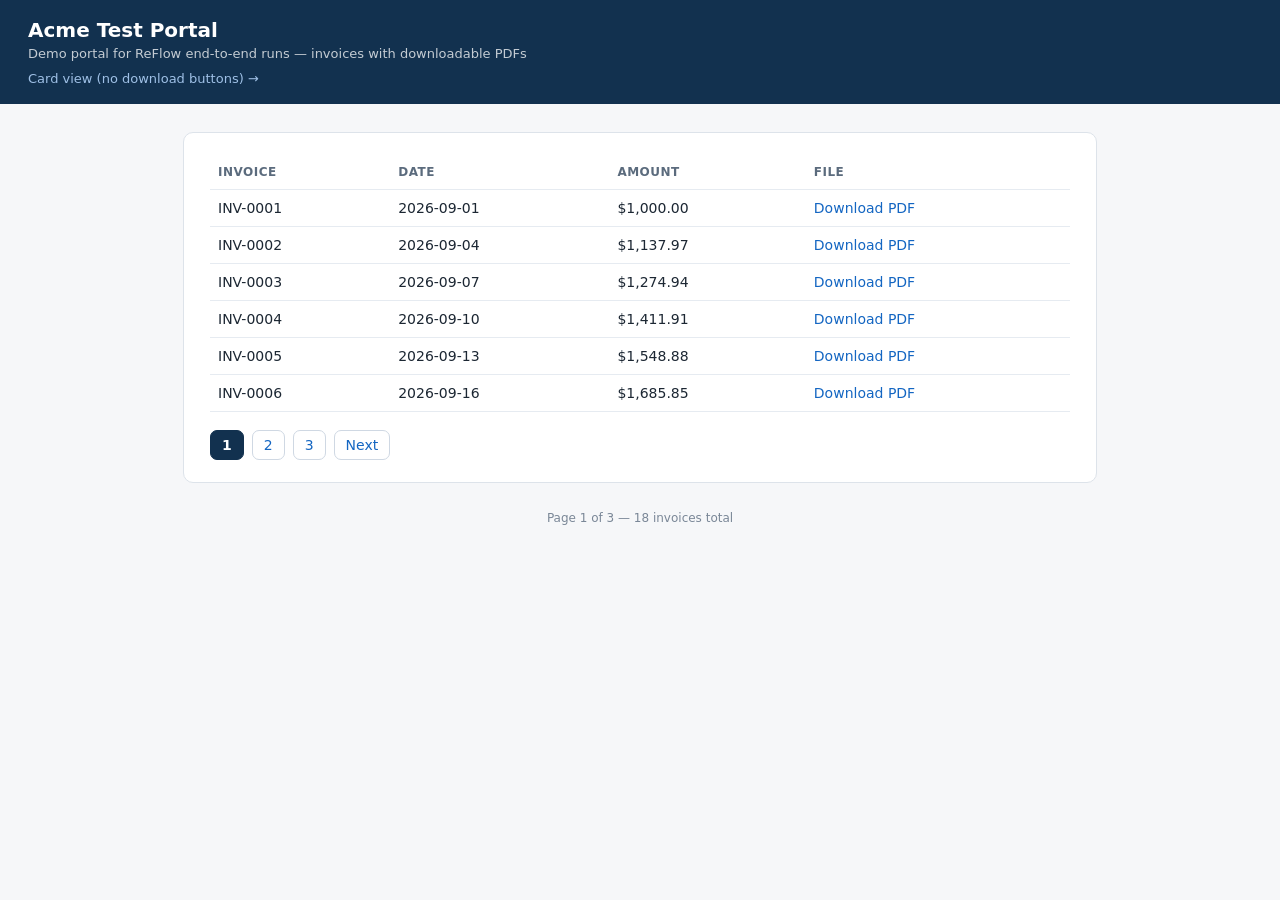
<file: tools/test-portal/index.html>
<!doctype html>
<html lang="en">
  <head>
    <meta charset="utf-8" />
    <meta name="viewport" content="width=device-width, initial-scale=1" />
    <title>Acme Invoices &mdash; Test Portal (Page 1 of 3)</title>
    <style>
    :root { font-family: system-ui, 'Segoe UI', Roboto, Arial, sans-serif; }
    body { margin: 0; background: #f6f7f9; color: #1c2733; }
    header { background: #12314f; color: #fff; padding: 18px 28px; }
    header h1 { margin: 0; font-size: 20px; }
    header p { margin: 4px 0 0; opacity: .75; font-size: 13px; }
    main { max-width: 860px; margin: 28px auto; background: #fff; border: 1px solid #dde3ea; border-radius: 10px; padding: 22px 26px; }
    table { width: 100%; border-collapse: collapse; font-size: 14px; }
    th, td { text-align: left; padding: 10px 8px; border-bottom: 1px solid #e6ebf1; }
    th { color: #5b6b7d; font-weight: 600; font-size: 12px; text-transform: uppercase; letter-spacing: .04em; }
    a { color: #1466c2; text-decoration: none; }
    a:hover { text-decoration: underline; }
    .pagination { margin-top: 18px; display: flex; gap: 8px; align-items: center; font-size: 14px; }
    .pagination a { padding: 6px 11px; border: 1px solid #cfd8e3; border-radius: 7px; }
    .pagination .current { padding: 6px 11px; border-radius: 7px; background: #12314f; color: #fff; border: 1px solid #12314f; font-weight: 600; }
    footer { text-align: center; color: #7a8797; font-size: 12px; margin: 18px 0 30px; }
    .views { margin-top: 10px; font-size: 13px; }
    .views a { color: #9fc0e6; }
    .note { background: #fff8e5; border: 1px solid #f0d999; color: #7a5b12; border-radius: 8px; padding: 10px 12px; font-size: 13px; margin-bottom: 16px; }
    .cards { display: grid; grid-template-columns: repeat(auto-fill, minmax(250px, 1fr)); gap: 14px; }
    .invoice-card { border: 1px solid #e2e8f0; border-radius: 12px; padding: 14px 16px; background: #fbfcfe; }
    .invoice-card .card-top { display: flex; align-items: center; justify-content: space-between; margin-bottom: 10px; }
    .invoice-card .inv-num { font-weight: 700; font-size: 15px; color: #12314f; }
    .badge { font-size: 11px; font-weight: 600; padding: 3px 8px; border-radius: 999px; background: #fdecec; color: #b42318; border: 1px solid #f5c2c0; }
    .invoice-card dl { margin: 0; display: grid; grid-template-columns: auto 1fr; gap: 4px 10px; font-size: 13px; }
    .invoice-card dt { color: #7a8797; }
    .invoice-card dd { margin: 0; }
</style>
  </head>
  <body>
    <header>
      <h1>Acme Test Portal</h1>
      <p>Demo portal for ReFlow end-to-end runs &mdash; invoices with downloadable PDFs</p>
      <nav class="views">
        <a href="cards.html">Card view (no download buttons) &rarr;</a>
      </nav>
    </header>
    <main>
      <table id="invoices">
        <thead>
          <tr><th>Invoice</th><th>Date</th><th>Amount</th><th>File</th></tr>
        </thead>
        <tbody>
        <tr>
          <td>INV-0001</td>
          <td>2026-09-01</td>
          <td>$1,000.00</td>
          <td><a class="download" href="pdfs/INV-0001.pdf" download="INV-0001.pdf">Download PDF</a></td>
        </tr>
        <tr>
          <td>INV-0002</td>
          <td>2026-09-04</td>
          <td>$1,137.97</td>
          <td><a class="download" href="pdfs/INV-0002.pdf" download="INV-0002.pdf">Download PDF</a></td>
        </tr>
        <tr>
          <td>INV-0003</td>
          <td>2026-09-07</td>
          <td>$1,274.94</td>
          <td><a class="download" href="pdfs/INV-0003.pdf" download="INV-0003.pdf">Download PDF</a></td>
        </tr>
        <tr>
          <td>INV-0004</td>
          <td>2026-09-10</td>
          <td>$1,411.91</td>
          <td><a class="download" href="pdfs/INV-0004.pdf" download="INV-0004.pdf">Download PDF</a></td>
        </tr>
        <tr>
          <td>INV-0005</td>
          <td>2026-09-13</td>
          <td>$1,548.88</td>
          <td><a class="download" href="pdfs/INV-0005.pdf" download="INV-0005.pdf">Download PDF</a></td>
        </tr>
        <tr>
          <td>INV-0006</td>
          <td>2026-09-16</td>
          <td>$1,685.85</td>
          <td><a class="download" href="pdfs/INV-0006.pdf" download="INV-0006.pdf">Download PDF</a></td>
        </tr>
        </tbody>
      </table>
      <nav class="pagination" aria-label="Pagination">
        <span class="current" aria-current="page">1</span>
        <a href="page2.html">2</a>
        <a href="page3.html">3</a>
        <a rel="next" href="page2.html">Next</a>
      </nav>
    </main>
    <footer>Page 1 of 3 &mdash; 18 invoices total</footer>
  </body>
</html>
</file>
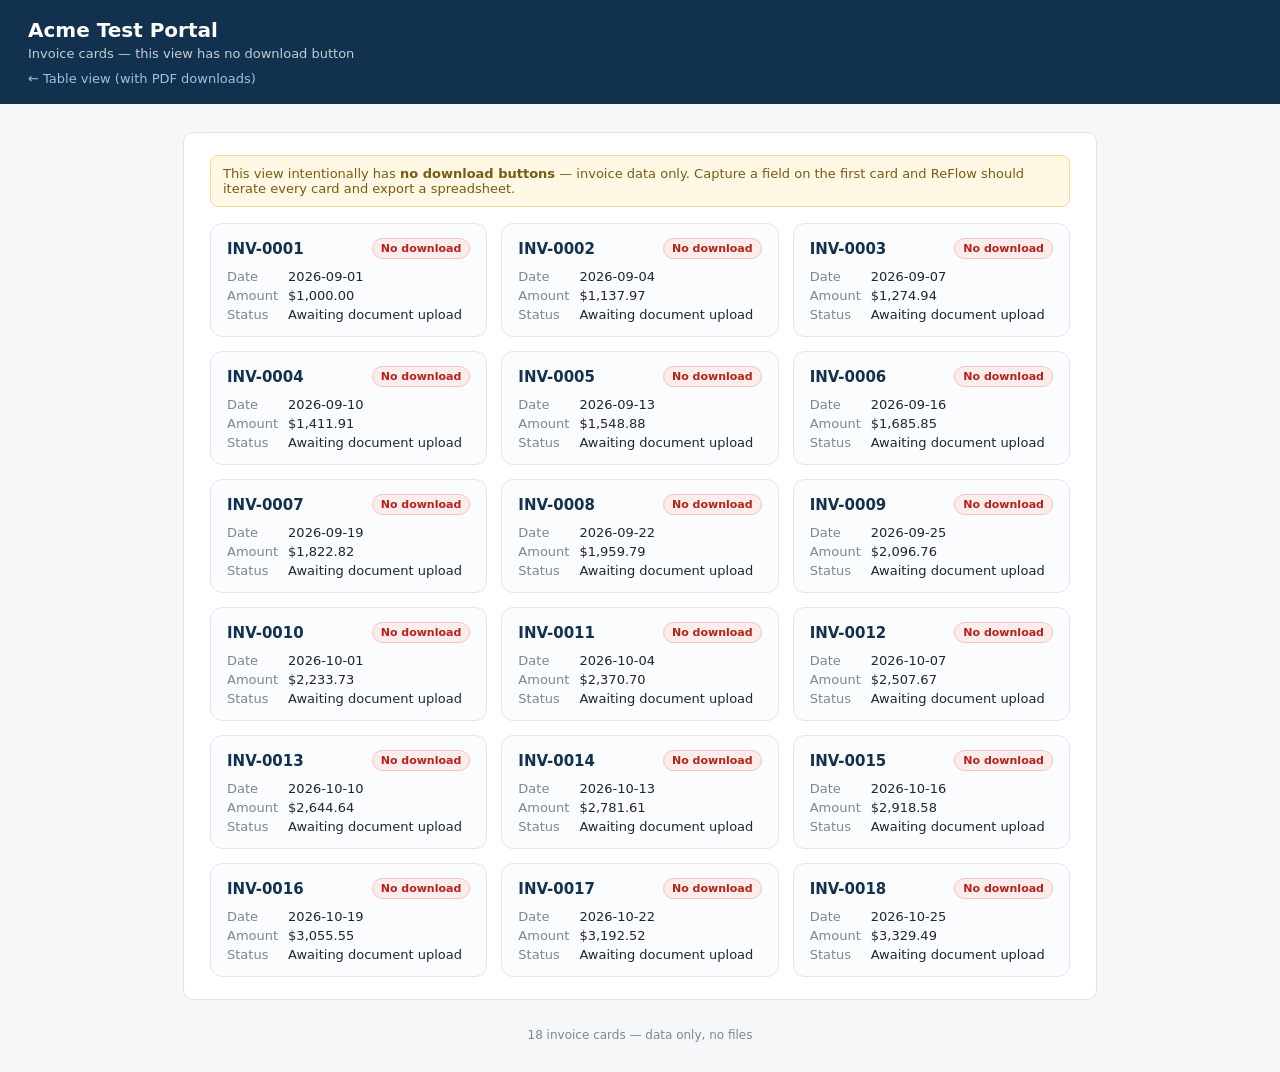
<file: tools/test-portal/cards.html>
<!doctype html>
<html lang="en">
  <head>
    <meta charset="utf-8" />
    <meta name="viewport" content="width=device-width, initial-scale=1" />
    <title>Acme Test Portal &mdash; Invoice Cards (no download)</title>
    <style>
    :root { font-family: system-ui, 'Segoe UI', Roboto, Arial, sans-serif; }
    body { margin: 0; background: #f6f7f9; color: #1c2733; }
    header { background: #12314f; color: #fff; padding: 18px 28px; }
    header h1 { margin: 0; font-size: 20px; }
    header p { margin: 4px 0 0; opacity: .75; font-size: 13px; }
    main { max-width: 860px; margin: 28px auto; background: #fff; border: 1px solid #dde3ea; border-radius: 10px; padding: 22px 26px; }
    table { width: 100%; border-collapse: collapse; font-size: 14px; }
    th, td { text-align: left; padding: 10px 8px; border-bottom: 1px solid #e6ebf1; }
    th { color: #5b6b7d; font-weight: 600; font-size: 12px; text-transform: uppercase; letter-spacing: .04em; }
    a { color: #1466c2; text-decoration: none; }
    a:hover { text-decoration: underline; }
    .pagination { margin-top: 18px; display: flex; gap: 8px; align-items: center; font-size: 14px; }
    .pagination a { padding: 6px 11px; border: 1px solid #cfd8e3; border-radius: 7px; }
    .pagination .current { padding: 6px 11px; border-radius: 7px; background: #12314f; color: #fff; border: 1px solid #12314f; font-weight: 600; }
    footer { text-align: center; color: #7a8797; font-size: 12px; margin: 18px 0 30px; }
    .views { margin-top: 10px; font-size: 13px; }
    .views a { color: #9fc0e6; }
    .note { background: #fff8e5; border: 1px solid #f0d999; color: #7a5b12; border-radius: 8px; padding: 10px 12px; font-size: 13px; margin-bottom: 16px; }
    .cards { display: grid; grid-template-columns: repeat(auto-fill, minmax(250px, 1fr)); gap: 14px; }
    .invoice-card { border: 1px solid #e2e8f0; border-radius: 12px; padding: 14px 16px; background: #fbfcfe; }
    .invoice-card .card-top { display: flex; align-items: center; justify-content: space-between; margin-bottom: 10px; }
    .invoice-card .inv-num { font-weight: 700; font-size: 15px; color: #12314f; }
    .badge { font-size: 11px; font-weight: 600; padding: 3px 8px; border-radius: 999px; background: #fdecec; color: #b42318; border: 1px solid #f5c2c0; }
    .invoice-card dl { margin: 0; display: grid; grid-template-columns: auto 1fr; gap: 4px 10px; font-size: 13px; }
    .invoice-card dt { color: #7a8797; }
    .invoice-card dd { margin: 0; }
</style>
  </head>
  <body>
    <header>
      <h1>Acme Test Portal</h1>
      <p>Invoice cards &mdash; this view has no download button</p>
      <nav class="views">
        <a href="index.html">&larr; Table view (with PDF downloads)</a>
      </nav>
    </header>
    <main>
      <div class="note">
        This view intentionally has <strong>no download buttons</strong> &mdash; invoice data only.
        Capture a field on the first card and ReFlow should iterate every card and export a spreadsheet.
      </div>
      <div class="cards">
        <article class="invoice-card" data-invoice="INV-0001">
          <div class="card-top">
            <span class="inv-num">INV-0001</span>
            <span class="badge">No download</span>
          </div>
          <dl>
            <dt>Date</dt><dd class="inv-date">2026-09-01</dd>
            <dt>Amount</dt><dd class="inv-amount">$1,000.00</dd>
            <dt>Status</dt><dd class="inv-status">Awaiting document upload</dd>
          </dl>
        </article>
        <article class="invoice-card" data-invoice="INV-0002">
          <div class="card-top">
            <span class="inv-num">INV-0002</span>
            <span class="badge">No download</span>
          </div>
          <dl>
            <dt>Date</dt><dd class="inv-date">2026-09-04</dd>
            <dt>Amount</dt><dd class="inv-amount">$1,137.97</dd>
            <dt>Status</dt><dd class="inv-status">Awaiting document upload</dd>
          </dl>
        </article>
        <article class="invoice-card" data-invoice="INV-0003">
          <div class="card-top">
            <span class="inv-num">INV-0003</span>
            <span class="badge">No download</span>
          </div>
          <dl>
            <dt>Date</dt><dd class="inv-date">2026-09-07</dd>
            <dt>Amount</dt><dd class="inv-amount">$1,274.94</dd>
            <dt>Status</dt><dd class="inv-status">Awaiting document upload</dd>
          </dl>
        </article>
        <article class="invoice-card" data-invoice="INV-0004">
          <div class="card-top">
            <span class="inv-num">INV-0004</span>
            <span class="badge">No download</span>
          </div>
          <dl>
            <dt>Date</dt><dd class="inv-date">2026-09-10</dd>
            <dt>Amount</dt><dd class="inv-amount">$1,411.91</dd>
            <dt>Status</dt><dd class="inv-status">Awaiting document upload</dd>
          </dl>
        </article>
        <article class="invoice-card" data-invoice="INV-0005">
          <div class="card-top">
            <span class="inv-num">INV-0005</span>
            <span class="badge">No download</span>
          </div>
          <dl>
            <dt>Date</dt><dd class="inv-date">2026-09-13</dd>
            <dt>Amount</dt><dd class="inv-amount">$1,548.88</dd>
            <dt>Status</dt><dd class="inv-status">Awaiting document upload</dd>
          </dl>
        </article>
        <article class="invoice-card" data-invoice="INV-0006">
          <div class="card-top">
            <span class="inv-num">INV-0006</span>
            <span class="badge">No download</span>
          </div>
          <dl>
            <dt>Date</dt><dd class="inv-date">2026-09-16</dd>
            <dt>Amount</dt><dd class="inv-amount">$1,685.85</dd>
            <dt>Status</dt><dd class="inv-status">Awaiting document upload</dd>
          </dl>
        </article>
        <article class="invoice-card" data-invoice="INV-0007">
          <div class="card-top">
            <span class="inv-num">INV-0007</span>
            <span class="badge">No download</span>
          </div>
          <dl>
            <dt>Date</dt><dd class="inv-date">2026-09-19</dd>
            <dt>Amount</dt><dd class="inv-amount">$1,822.82</dd>
            <dt>Status</dt><dd class="inv-status">Awaiting document upload</dd>
          </dl>
        </article>
        <article class="invoice-card" data-invoice="INV-0008">
          <div class="card-top">
            <span class="inv-num">INV-0008</span>
            <span class="badge">No download</span>
          </div>
          <dl>
            <dt>Date</dt><dd class="inv-date">2026-09-22</dd>
            <dt>Amount</dt><dd class="inv-amount">$1,959.79</dd>
            <dt>Status</dt><dd class="inv-status">Awaiting document upload</dd>
          </dl>
        </article>
        <article class="invoice-card" data-invoice="INV-0009">
          <div class="card-top">
            <span class="inv-num">INV-0009</span>
            <span class="badge">No download</span>
          </div>
          <dl>
            <dt>Date</dt><dd class="inv-date">2026-09-25</dd>
            <dt>Amount</dt><dd class="inv-amount">$2,096.76</dd>
            <dt>Status</dt><dd class="inv-status">Awaiting document upload</dd>
          </dl>
        </article>
        <article class="invoice-card" data-invoice="INV-0010">
          <div class="card-top">
            <span class="inv-num">INV-0010</span>
            <span class="badge">No download</span>
          </div>
          <dl>
            <dt>Date</dt><dd class="inv-date">2026-10-01</dd>
            <dt>Amount</dt><dd class="inv-amount">$2,233.73</dd>
            <dt>Status</dt><dd class="inv-status">Awaiting document upload</dd>
          </dl>
        </article>
        <article class="invoice-card" data-invoice="INV-0011">
          <div class="card-top">
            <span class="inv-num">INV-0011</span>
            <span class="badge">No download</span>
          </div>
          <dl>
            <dt>Date</dt><dd class="inv-date">2026-10-04</dd>
            <dt>Amount</dt><dd class="inv-amount">$2,370.70</dd>
            <dt>Status</dt><dd class="inv-status">Awaiting document upload</dd>
          </dl>
        </article>
        <article class="invoice-card" data-invoice="INV-0012">
          <div class="card-top">
            <span class="inv-num">INV-0012</span>
            <span class="badge">No download</span>
          </div>
          <dl>
            <dt>Date</dt><dd class="inv-date">2026-10-07</dd>
            <dt>Amount</dt><dd class="inv-amount">$2,507.67</dd>
            <dt>Status</dt><dd class="inv-status">Awaiting document upload</dd>
          </dl>
        </article>
        <article class="invoice-card" data-invoice="INV-0013">
          <div class="card-top">
            <span class="inv-num">INV-0013</span>
            <span class="badge">No download</span>
          </div>
          <dl>
            <dt>Date</dt><dd class="inv-date">2026-10-10</dd>
            <dt>Amount</dt><dd class="inv-amount">$2,644.64</dd>
            <dt>Status</dt><dd class="inv-status">Awaiting document upload</dd>
          </dl>
        </article>
        <article class="invoice-card" data-invoice="INV-0014">
          <div class="card-top">
            <span class="inv-num">INV-0014</span>
            <span class="badge">No download</span>
          </div>
          <dl>
            <dt>Date</dt><dd class="inv-date">2026-10-13</dd>
            <dt>Amount</dt><dd class="inv-amount">$2,781.61</dd>
            <dt>Status</dt><dd class="inv-status">Awaiting document upload</dd>
          </dl>
        </article>
        <article class="invoice-card" data-invoice="INV-0015">
          <div class="card-top">
            <span class="inv-num">INV-0015</span>
            <span class="badge">No download</span>
          </div>
          <dl>
            <dt>Date</dt><dd class="inv-date">2026-10-16</dd>
            <dt>Amount</dt><dd class="inv-amount">$2,918.58</dd>
            <dt>Status</dt><dd class="inv-status">Awaiting document upload</dd>
          </dl>
        </article>
        <article class="invoice-card" data-invoice="INV-0016">
          <div class="card-top">
            <span class="inv-num">INV-0016</span>
            <span class="badge">No download</span>
          </div>
          <dl>
            <dt>Date</dt><dd class="inv-date">2026-10-19</dd>
            <dt>Amount</dt><dd class="inv-amount">$3,055.55</dd>
            <dt>Status</dt><dd class="inv-status">Awaiting document upload</dd>
          </dl>
        </article>
        <article class="invoice-card" data-invoice="INV-0017">
          <div class="card-top">
            <span class="inv-num">INV-0017</span>
            <span class="badge">No download</span>
          </div>
          <dl>
            <dt>Date</dt><dd class="inv-date">2026-10-22</dd>
            <dt>Amount</dt><dd class="inv-amount">$3,192.52</dd>
            <dt>Status</dt><dd class="inv-status">Awaiting document upload</dd>
          </dl>
        </article>
        <article class="invoice-card" data-invoice="INV-0018">
          <div class="card-top">
            <span class="inv-num">INV-0018</span>
            <span class="badge">No download</span>
          </div>
          <dl>
            <dt>Date</dt><dd class="inv-date">2026-10-25</dd>
            <dt>Amount</dt><dd class="inv-amount">$3,329.49</dd>
            <dt>Status</dt><dd class="inv-status">Awaiting document upload</dd>
          </dl>
        </article>
      </div>
    </main>
    <footer>18 invoice cards &mdash; data only, no files</footer>
  </body>
</html>
</file>
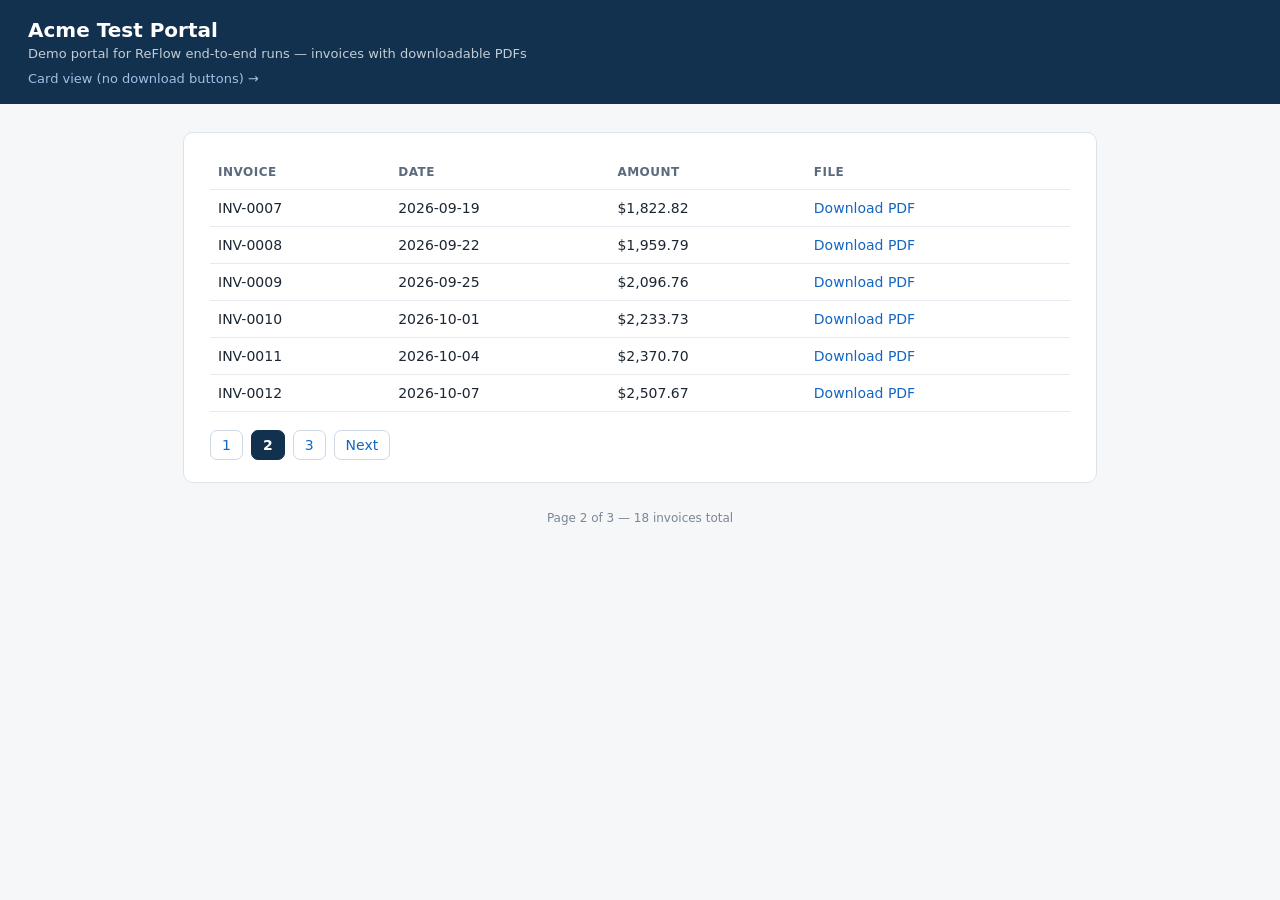
<file: tools/test-portal/page2.html>
<!doctype html>
<html lang="en">
  <head>
    <meta charset="utf-8" />
    <meta name="viewport" content="width=device-width, initial-scale=1" />
    <title>Acme Invoices &mdash; Test Portal (Page 2 of 3)</title>
    <style>
    :root { font-family: system-ui, 'Segoe UI', Roboto, Arial, sans-serif; }
    body { margin: 0; background: #f6f7f9; color: #1c2733; }
    header { background: #12314f; color: #fff; padding: 18px 28px; }
    header h1 { margin: 0; font-size: 20px; }
    header p { margin: 4px 0 0; opacity: .75; font-size: 13px; }
    main { max-width: 860px; margin: 28px auto; background: #fff; border: 1px solid #dde3ea; border-radius: 10px; padding: 22px 26px; }
    table { width: 100%; border-collapse: collapse; font-size: 14px; }
    th, td { text-align: left; padding: 10px 8px; border-bottom: 1px solid #e6ebf1; }
    th { color: #5b6b7d; font-weight: 600; font-size: 12px; text-transform: uppercase; letter-spacing: .04em; }
    a { color: #1466c2; text-decoration: none; }
    a:hover { text-decoration: underline; }
    .pagination { margin-top: 18px; display: flex; gap: 8px; align-items: center; font-size: 14px; }
    .pagination a { padding: 6px 11px; border: 1px solid #cfd8e3; border-radius: 7px; }
    .pagination .current { padding: 6px 11px; border-radius: 7px; background: #12314f; color: #fff; border: 1px solid #12314f; font-weight: 600; }
    footer { text-align: center; color: #7a8797; font-size: 12px; margin: 18px 0 30px; }
    .views { margin-top: 10px; font-size: 13px; }
    .views a { color: #9fc0e6; }
    .note { background: #fff8e5; border: 1px solid #f0d999; color: #7a5b12; border-radius: 8px; padding: 10px 12px; font-size: 13px; margin-bottom: 16px; }
    .cards { display: grid; grid-template-columns: repeat(auto-fill, minmax(250px, 1fr)); gap: 14px; }
    .invoice-card { border: 1px solid #e2e8f0; border-radius: 12px; padding: 14px 16px; background: #fbfcfe; }
    .invoice-card .card-top { display: flex; align-items: center; justify-content: space-between; margin-bottom: 10px; }
    .invoice-card .inv-num { font-weight: 700; font-size: 15px; color: #12314f; }
    .badge { font-size: 11px; font-weight: 600; padding: 3px 8px; border-radius: 999px; background: #fdecec; color: #b42318; border: 1px solid #f5c2c0; }
    .invoice-card dl { margin: 0; display: grid; grid-template-columns: auto 1fr; gap: 4px 10px; font-size: 13px; }
    .invoice-card dt { color: #7a8797; }
    .invoice-card dd { margin: 0; }
</style>
  </head>
  <body>
    <header>
      <h1>Acme Test Portal</h1>
      <p>Demo portal for ReFlow end-to-end runs &mdash; invoices with downloadable PDFs</p>
      <nav class="views">
        <a href="cards.html">Card view (no download buttons) &rarr;</a>
      </nav>
    </header>
    <main>
      <table id="invoices">
        <thead>
          <tr><th>Invoice</th><th>Date</th><th>Amount</th><th>File</th></tr>
        </thead>
        <tbody>
        <tr>
          <td>INV-0007</td>
          <td>2026-09-19</td>
          <td>$1,822.82</td>
          <td><a class="download" href="pdfs/INV-0007.pdf" download="INV-0007.pdf">Download PDF</a></td>
        </tr>
        <tr>
          <td>INV-0008</td>
          <td>2026-09-22</td>
          <td>$1,959.79</td>
          <td><a class="download" href="pdfs/INV-0008.pdf" download="INV-0008.pdf">Download PDF</a></td>
        </tr>
        <tr>
          <td>INV-0009</td>
          <td>2026-09-25</td>
          <td>$2,096.76</td>
          <td><a class="download" href="pdfs/INV-0009.pdf" download="INV-0009.pdf">Download PDF</a></td>
        </tr>
        <tr>
          <td>INV-0010</td>
          <td>2026-10-01</td>
          <td>$2,233.73</td>
          <td><a class="download" href="pdfs/INV-0010.pdf" download="INV-0010.pdf">Download PDF</a></td>
        </tr>
        <tr>
          <td>INV-0011</td>
          <td>2026-10-04</td>
          <td>$2,370.70</td>
          <td><a class="download" href="pdfs/INV-0011.pdf" download="INV-0011.pdf">Download PDF</a></td>
        </tr>
        <tr>
          <td>INV-0012</td>
          <td>2026-10-07</td>
          <td>$2,507.67</td>
          <td><a class="download" href="pdfs/INV-0012.pdf" download="INV-0012.pdf">Download PDF</a></td>
        </tr>
        </tbody>
      </table>
      <nav class="pagination" aria-label="Pagination">
        <a href="index.html">1</a>
        <span class="current" aria-current="page">2</span>
        <a href="page3.html">3</a>
        <a rel="next" href="page3.html">Next</a>
      </nav>
    </main>
    <footer>Page 2 of 3 &mdash; 18 invoices total</footer>
  </body>
</html>
</file>
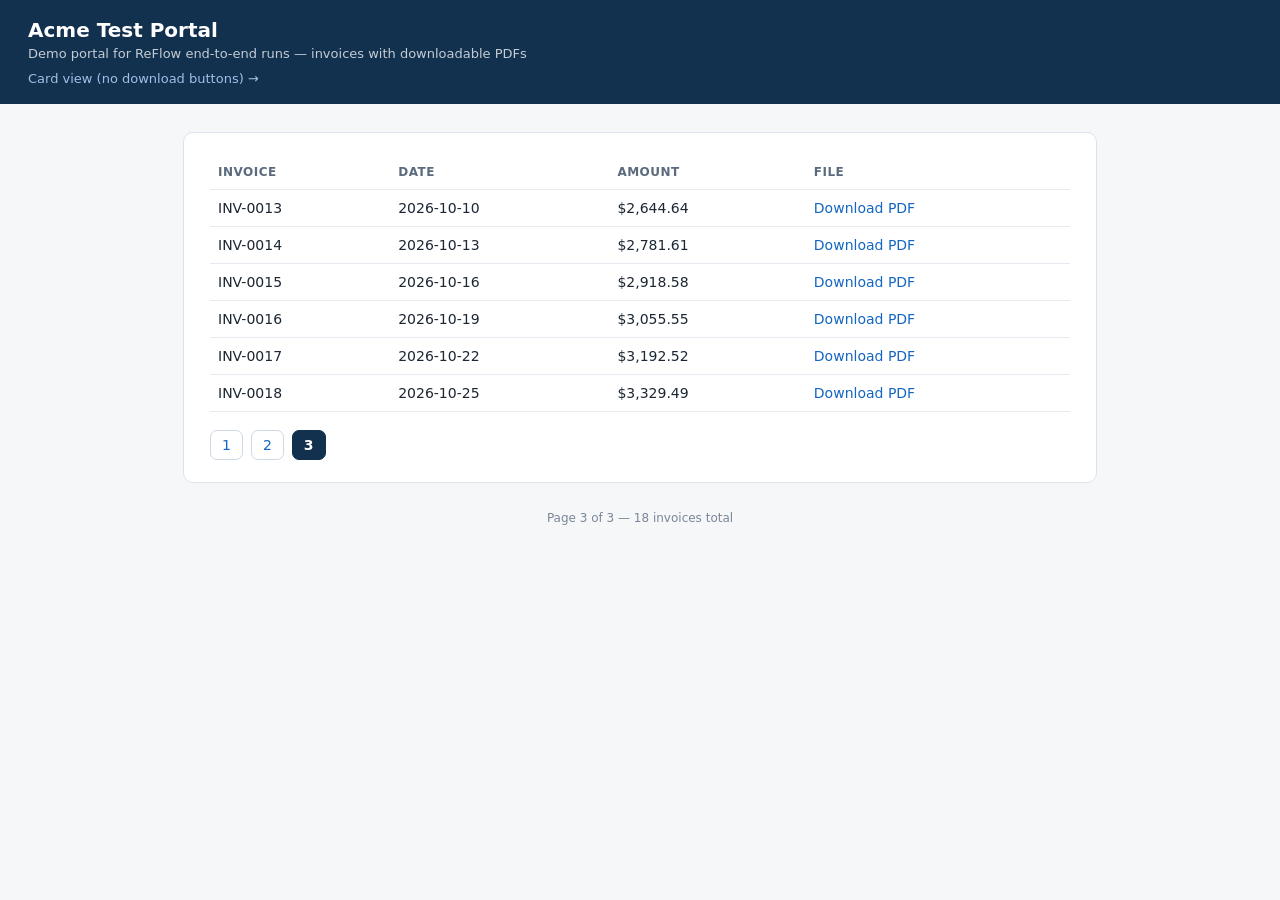
<file: tools/test-portal/page3.html>
<!doctype html>
<html lang="en">
  <head>
    <meta charset="utf-8" />
    <meta name="viewport" content="width=device-width, initial-scale=1" />
    <title>Acme Invoices &mdash; Test Portal (Page 3 of 3)</title>
    <style>
    :root { font-family: system-ui, 'Segoe UI', Roboto, Arial, sans-serif; }
    body { margin: 0; background: #f6f7f9; color: #1c2733; }
    header { background: #12314f; color: #fff; padding: 18px 28px; }
    header h1 { margin: 0; font-size: 20px; }
    header p { margin: 4px 0 0; opacity: .75; font-size: 13px; }
    main { max-width: 860px; margin: 28px auto; background: #fff; border: 1px solid #dde3ea; border-radius: 10px; padding: 22px 26px; }
    table { width: 100%; border-collapse: collapse; font-size: 14px; }
    th, td { text-align: left; padding: 10px 8px; border-bottom: 1px solid #e6ebf1; }
    th { color: #5b6b7d; font-weight: 600; font-size: 12px; text-transform: uppercase; letter-spacing: .04em; }
    a { color: #1466c2; text-decoration: none; }
    a:hover { text-decoration: underline; }
    .pagination { margin-top: 18px; display: flex; gap: 8px; align-items: center; font-size: 14px; }
    .pagination a { padding: 6px 11px; border: 1px solid #cfd8e3; border-radius: 7px; }
    .pagination .current { padding: 6px 11px; border-radius: 7px; background: #12314f; color: #fff; border: 1px solid #12314f; font-weight: 600; }
    footer { text-align: center; color: #7a8797; font-size: 12px; margin: 18px 0 30px; }
    .views { margin-top: 10px; font-size: 13px; }
    .views a { color: #9fc0e6; }
    .note { background: #fff8e5; border: 1px solid #f0d999; color: #7a5b12; border-radius: 8px; padding: 10px 12px; font-size: 13px; margin-bottom: 16px; }
    .cards { display: grid; grid-template-columns: repeat(auto-fill, minmax(250px, 1fr)); gap: 14px; }
    .invoice-card { border: 1px solid #e2e8f0; border-radius: 12px; padding: 14px 16px; background: #fbfcfe; }
    .invoice-card .card-top { display: flex; align-items: center; justify-content: space-between; margin-bottom: 10px; }
    .invoice-card .inv-num { font-weight: 700; font-size: 15px; color: #12314f; }
    .badge { font-size: 11px; font-weight: 600; padding: 3px 8px; border-radius: 999px; background: #fdecec; color: #b42318; border: 1px solid #f5c2c0; }
    .invoice-card dl { margin: 0; display: grid; grid-template-columns: auto 1fr; gap: 4px 10px; font-size: 13px; }
    .invoice-card dt { color: #7a8797; }
    .invoice-card dd { margin: 0; }
</style>
  </head>
  <body>
    <header>
      <h1>Acme Test Portal</h1>
      <p>Demo portal for ReFlow end-to-end runs &mdash; invoices with downloadable PDFs</p>
      <nav class="views">
        <a href="cards.html">Card view (no download buttons) &rarr;</a>
      </nav>
    </header>
    <main>
      <table id="invoices">
        <thead>
          <tr><th>Invoice</th><th>Date</th><th>Amount</th><th>File</th></tr>
        </thead>
        <tbody>
        <tr>
          <td>INV-0013</td>
          <td>2026-10-10</td>
          <td>$2,644.64</td>
          <td><a class="download" href="pdfs/INV-0013.pdf" download="INV-0013.pdf">Download PDF</a></td>
        </tr>
        <tr>
          <td>INV-0014</td>
          <td>2026-10-13</td>
          <td>$2,781.61</td>
          <td><a class="download" href="pdfs/INV-0014.pdf" download="INV-0014.pdf">Download PDF</a></td>
        </tr>
        <tr>
          <td>INV-0015</td>
          <td>2026-10-16</td>
          <td>$2,918.58</td>
          <td><a class="download" href="pdfs/INV-0015.pdf" download="INV-0015.pdf">Download PDF</a></td>
        </tr>
        <tr>
          <td>INV-0016</td>
          <td>2026-10-19</td>
          <td>$3,055.55</td>
          <td><a class="download" href="pdfs/INV-0016.pdf" download="INV-0016.pdf">Download PDF</a></td>
        </tr>
        <tr>
          <td>INV-0017</td>
          <td>2026-10-22</td>
          <td>$3,192.52</td>
          <td><a class="download" href="pdfs/INV-0017.pdf" download="INV-0017.pdf">Download PDF</a></td>
        </tr>
        <tr>
          <td>INV-0018</td>
          <td>2026-10-25</td>
          <td>$3,329.49</td>
          <td><a class="download" href="pdfs/INV-0018.pdf" download="INV-0018.pdf">Download PDF</a></td>
        </tr>
        </tbody>
      </table>
      <nav class="pagination" aria-label="Pagination">
        <a href="index.html">1</a>
        <a href="page2.html">2</a>
        <span class="current" aria-current="page">3</span>
      </nav>
    </main>
    <footer>Page 3 of 3 &mdash; 18 invoices total</footer>
  </body>
</html>
</file>
